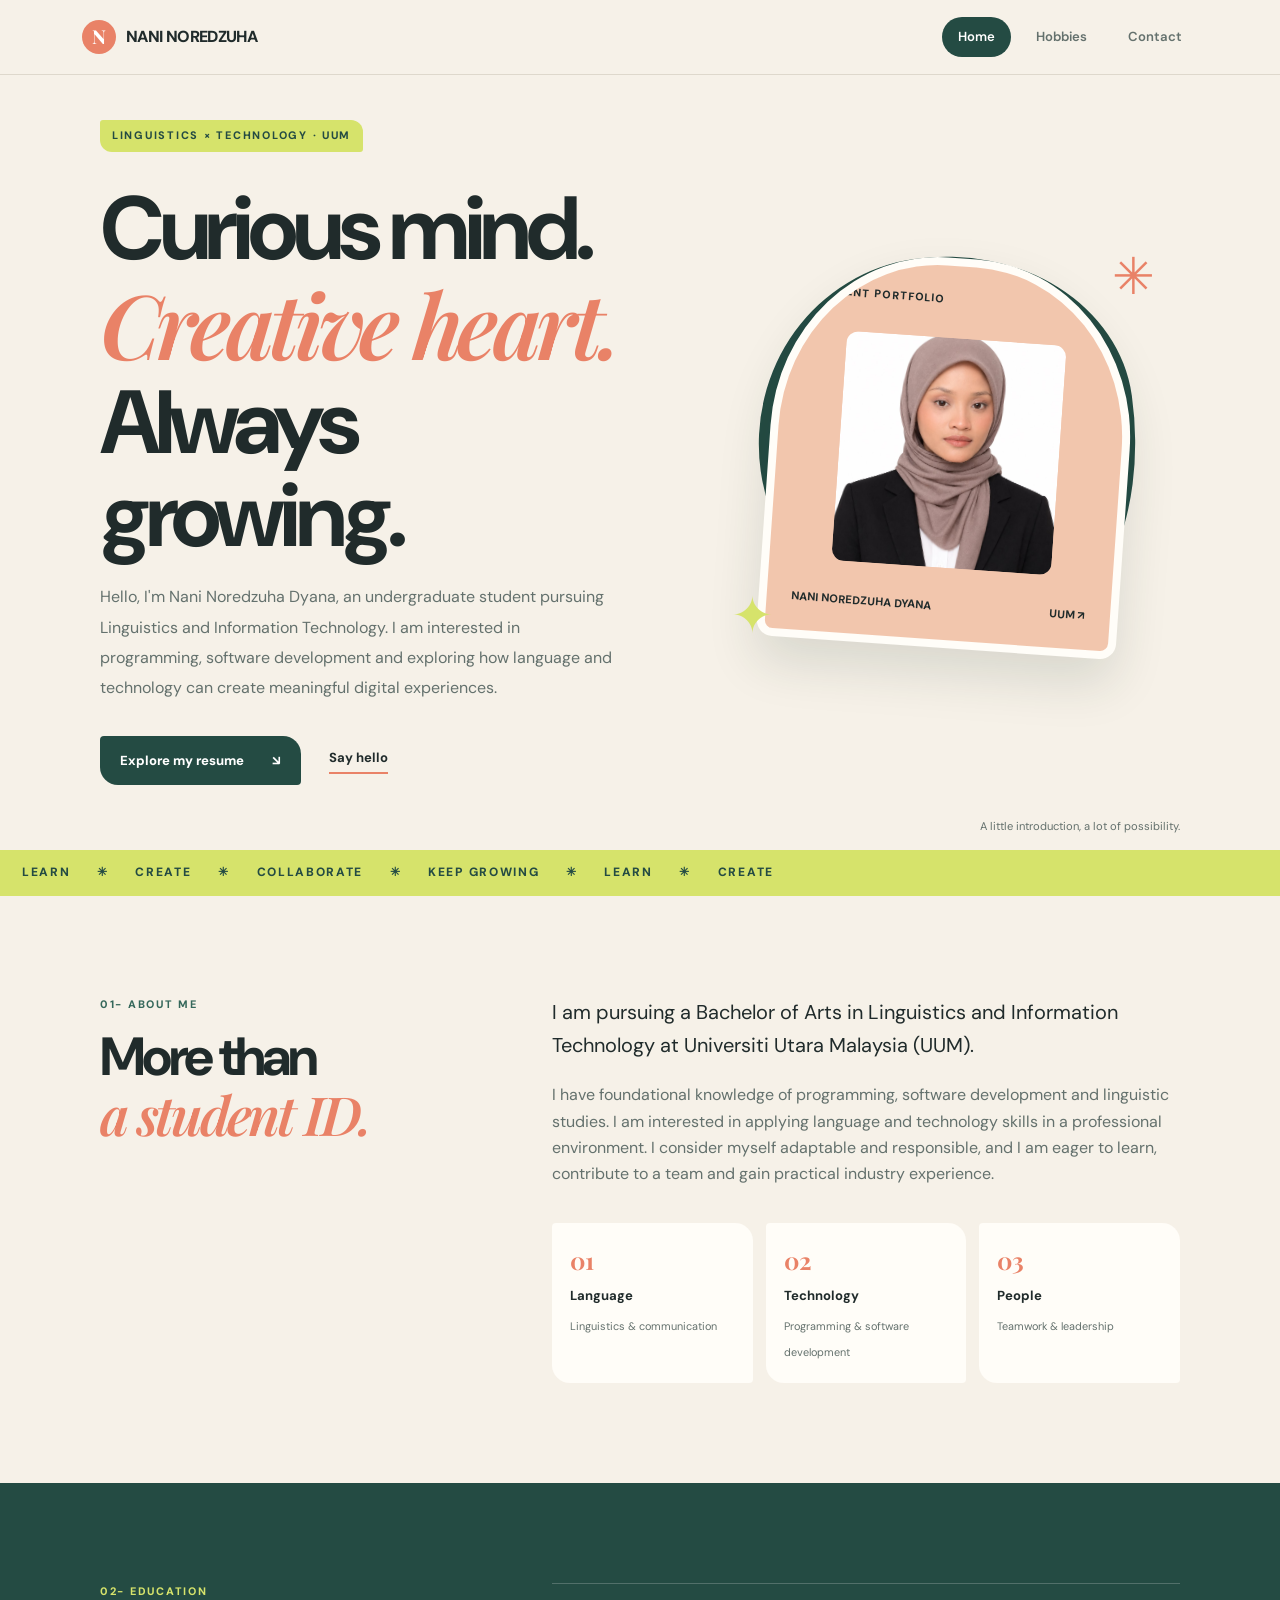
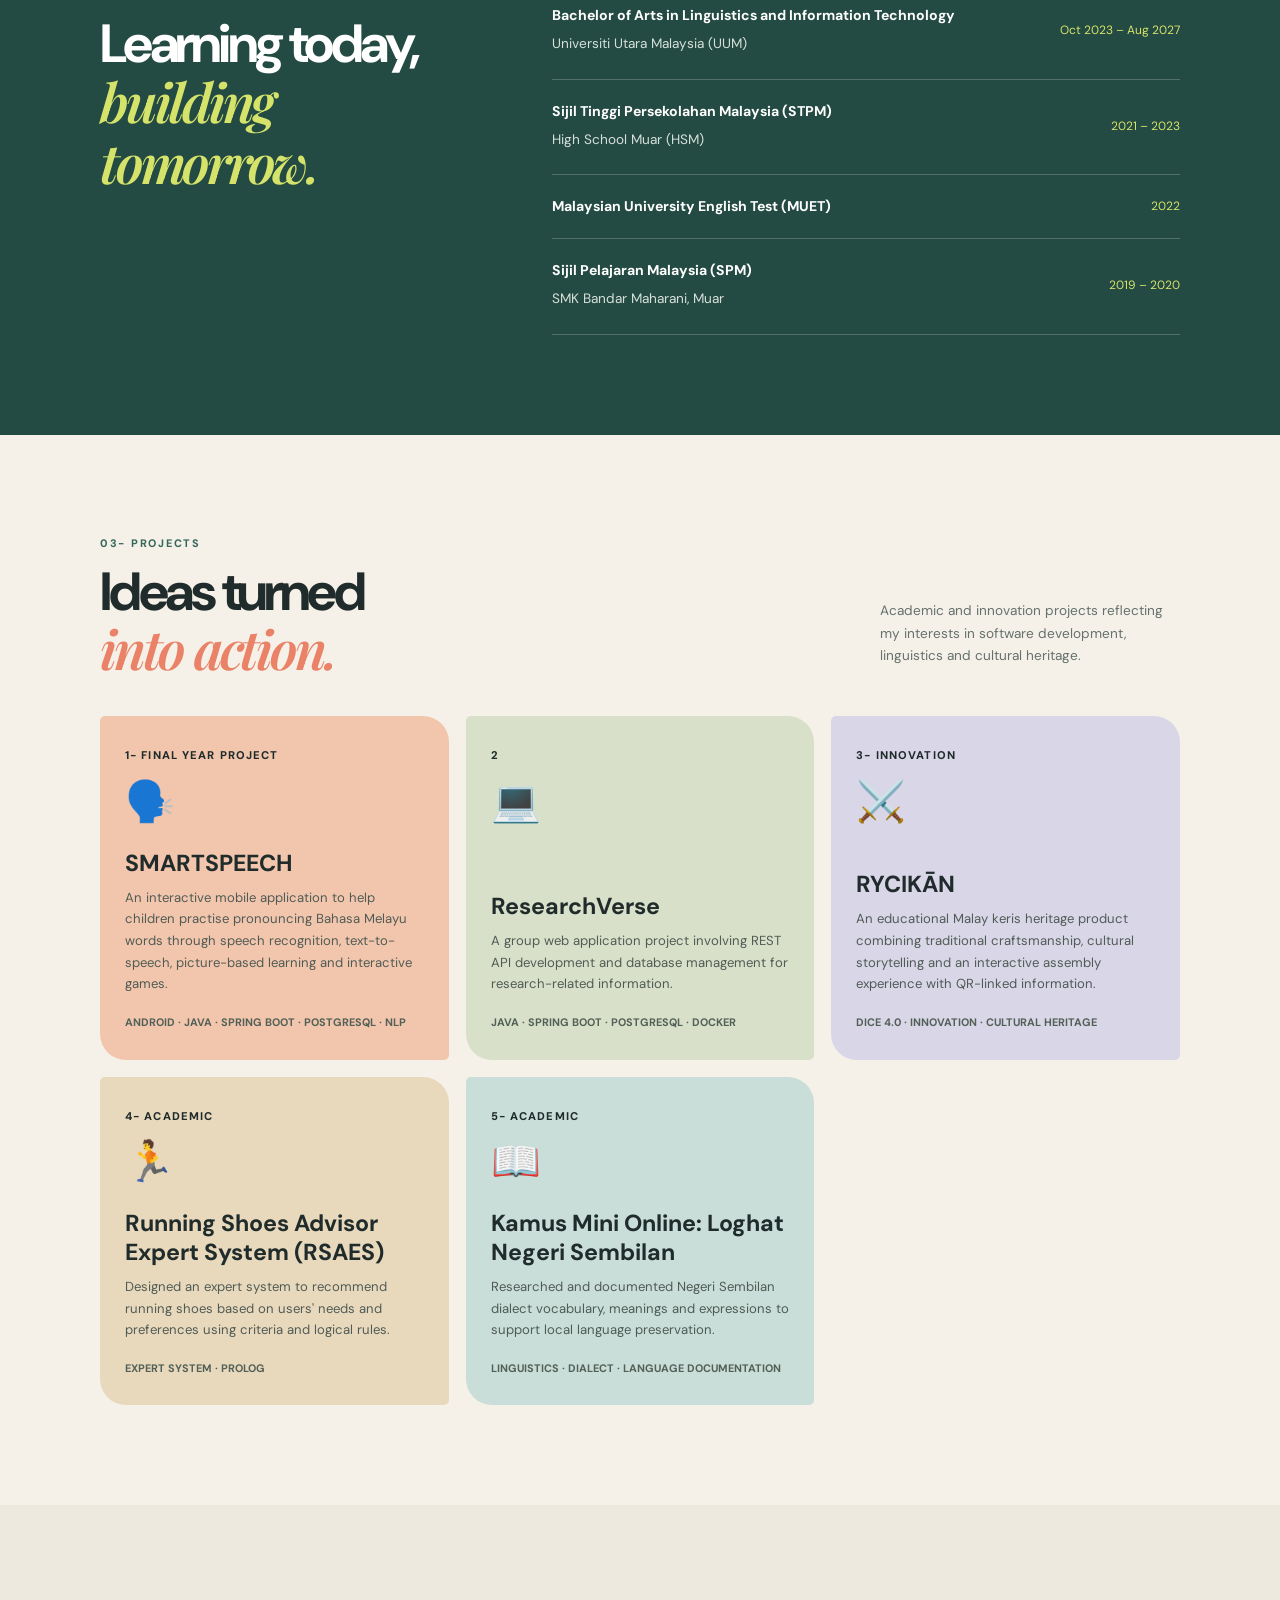
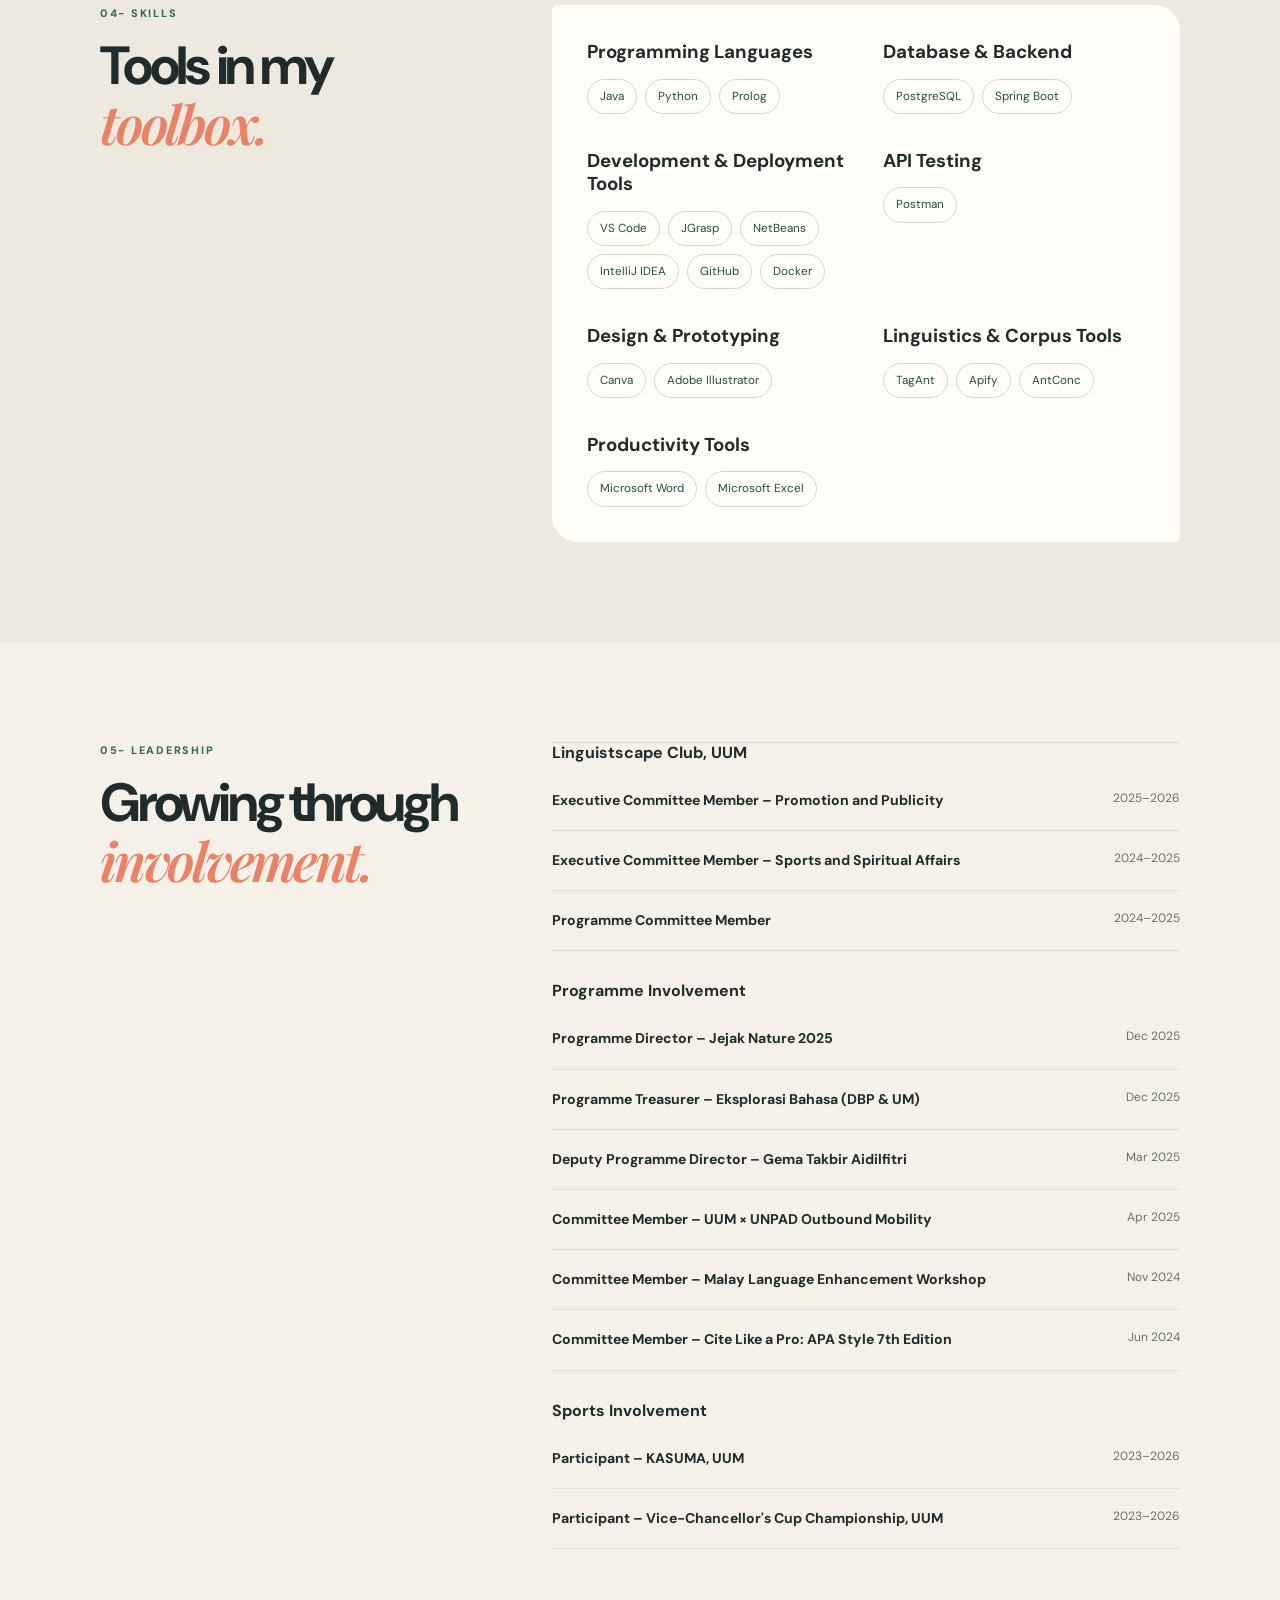
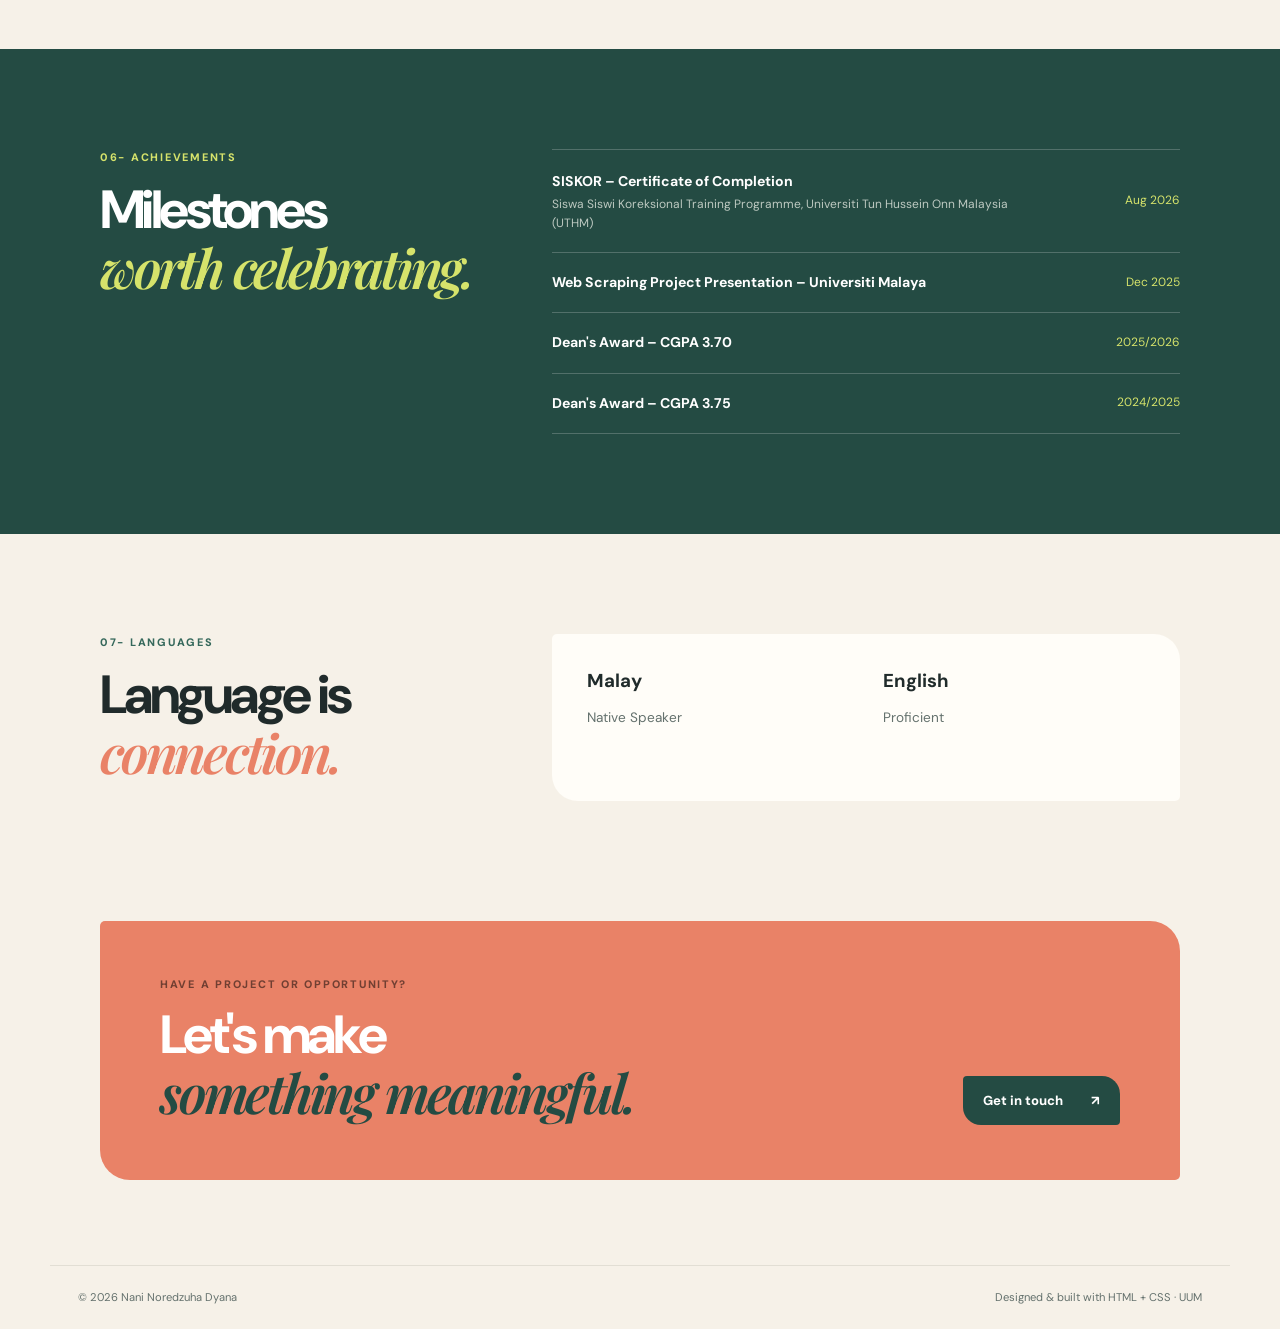
<file: index.html>
<!DOCTYPE html>
<html lang="en">
<head>
  <meta charset="UTF-8">
  <meta name="viewport" content="width=device-width, initial-scale=1.0">
  <meta name="description" content="Personal resume and portfolio of Nani Noredzuha Dyana.">
  <title>Nani Noredzuha Dyana | Personal Portfolio</title>
  <link rel="stylesheet" href="style.css">
</head>

<body>

<header class="site-header">
  <div class="header-inner">
    <a class="brand" href="index.html">
      <span class="brand-mark">N</span> NANI NOREDZUHA
    </a>

    <nav>
      <a class="active" href="index.html">Home</a>
      <a href="hobbies.html">Hobbies</a>
      <a href="contact.html">Contact</a>
    </nav>
  </div>
</header>

<main>

  <!-- HERO SECTION -->
  <section class="hero wrap">

    <div class="hero-copy">
      <p class="eyebrow">LINGUISTICS × TECHNOLOGY · UUM</p>

      <h1>
        Curious mind.<br>
        <em>Creative heart.</em><br>
        Always growing.
      </h1>

      <p class="intro">
        Hello, I'm Nani Noredzuha Dyana, an undergraduate student
        pursuing Linguistics and Information Technology. I am
        interested in programming, software development and
        exploring how language and technology can create
        meaningful digital experiences.
      </p>

      <div class="hero-actions">
        <a class="button button-dark" href="#about">
          Explore my resume <span>↘</span>
        </a>
        <a class="text-link" href="contact.html">Say hello</a>
      </div>
    </div>

    <div class="visual-wrap">
      <div class="visual-bg"></div>

      <div class="visual-card profile-card">
        <div class="visual-top">
          <span>STUDENT PORTFOLIO</span>
          <span>2026</span>
        </div>

        <img src="images/profile.jpg"
             alt="Nani Noredzuha Dyana"
             class="profile-photo">

        <div class="visual-bottom">
          <span>NANI NOREDZUHA DYANA</span>
          <span>UUM ↗</span>
        </div>
      </div>

      <span class="spark one">✳</span>
      <span class="spark two">✦</span>
    </div>

    <span class="hero-note">
            A little introduction, a lot of possibility.
        </span>

  </section>

  <div class="marquee">
    <span>LEARN</span> ✳
    <span>CREATE</span> ✳
    <span>COLLABORATE</span> ✳
    <span>KEEP GROWING</span> ✳
    <span>LEARN</span> ✳
    <span>CREATE</span>
  </div>

  <!-- ABOUT ME -->
  <section class="section wrap section-grid" id="about">

    <div class="section-heading">
      <p class="eyebrow">01- ABOUT ME</p>
      <h2>More than<br><em>a student ID.</em></h2>
    </div>

    <div>
      <p class="lead">
        I am pursuing a Bachelor of Arts in Linguistics and
        Information Technology at Universiti Utara Malaysia (UUM).
      </p>

      <p class="muted">
        I have foundational knowledge of programming, software
        development and linguistic studies. I am interested in
        applying language and technology skills in a professional
        environment. I consider myself adaptable and responsible,
        and I am eager to learn, contribute to a team and gain
        practical industry experience.
      </p>

      <div class="facts">
        <div class="fact">
          <b>01</b>
          <strong>Language</strong>
          <small>Linguistics & communication</small>
        </div>

        <div class="fact">
          <b>02</b>
          <strong>Technology</strong>
          <small>Programming & software development</small>
        </div>

        <div class="fact">
          <b>03</b>
          <strong>People</strong>
          <small>Teamwork & leadership</small>
        </div>
      </div>
    </div>
  </section>

  <!-- EDUCATION -->
  <section class="section green-section">
    <div class="wrap section-grid">

      <div class="section-heading">
        <p class="eyebrow">02- EDUCATION</p>
        <h2>Learning today,<br><em>building tomorrow.</em></h2>
      </div>

      <div class="involvement-list">

        <div class="involvement-item">
          <div>
            <strong>Bachelor of Arts in Linguistics and Information Technology</strong>
            <p>Universiti Utara Malaysia (UUM)</p>
          </div>
          <span>Oct 2023 – Aug 2027</span>
        </div>

        <div class="involvement-item">
          <div>
            <strong>Sijil Tinggi Persekolahan Malaysia (STPM)</strong>
            <p>High School Muar (HSM)</p>
          </div>
          <span>2021 – 2023</span>
        </div>

        <div class="involvement-item">
          <div>
            <strong>Malaysian University English Test (MUET)</strong>
          </div>
          <span>2022</span>
        </div>

        <div class="involvement-item">
          <div>
            <strong>Sijil Pelajaran Malaysia (SPM)</strong>
            <p>SMK Bandar Maharani, Muar</p>
          </div>
          <span>2019 – 2020</span>
        </div>

      </div>
    </div>
  </section>

  <!-- ACADEMIC AND INNOVATION PROJECTS -->
  <section class="section wrap">

    <div class="section-title-row">
      <div>
        <p class="eyebrow">03- PROJECTS</p>
        <h2>Ideas turned<br><em>into action.</em></h2>
      </div>

      <p>
        Academic and innovation projects reflecting my interests
        in software development, linguistics and cultural heritage.
      </p>
    </div>

    <div class="project-grid">

      <article class="project-card">
        <div>
          <span class="project-no">1- FINAL YEAR PROJECT</span>
          <div class="project-icon">🗣️</div>
        </div>
        <div>
          <h3>SMARTSPEECH</h3>
          <p>
            An interactive mobile application to help children
            practise pronouncing Bahasa Melayu words through
            speech recognition, text-to-speech, picture-based
            learning and interactive games.
          </p>
          <small>ANDROID · JAVA · SPRING BOOT · POSTGRESQL · NLP</small>
        </div>
      </article>

      <article class="project-card">
        <div>
          <span class="project-no">2</span>
          <div class="project-icon">💻</div>
        </div>
        <div>
          <h3>ResearchVerse</h3>
          <p>
            A group web application project involving REST API
            development and database management for
            research-related information.
          </p>
          <small>JAVA · SPRING BOOT · POSTGRESQL · DOCKER</small>
        </div>
      </article>

      <article class="project-card">
        <div>
          <span class="project-no">3- INNOVATION</span>
          <div class="project-icon">⚔️</div>
        </div>
        <div>
          <h3>RYCIKĀN</h3>
          <p>
            An educational Malay keris heritage product
            combining traditional craftsmanship, cultural
            storytelling and an interactive assembly
            experience with QR-linked information.
          </p>
          <small>DICE 4.0 · INNOVATION · CULTURAL HERITAGE</small>
        </div>
      </article>

      <article class="project-card">
        <div>
          <span class="project-no">4- ACADEMIC</span>
          <div class="project-icon">🏃</div>
        </div>
        <div>
          <h3>Running Shoes Advisor Expert System (RSAES)</h3>
          <p>
            Designed an expert system to recommend running
            shoes based on users' needs and preferences
            using criteria and logical rules.
          </p>
          <small>EXPERT SYSTEM · PROLOG</small>
        </div>
      </article>

      <article class="project-card">
        <div>
          <span class="project-no">5- ACADEMIC</span>
          <div class="project-icon">📖</div>
        </div>
        <div>
          <h3>Kamus Mini Online: Loghat Negeri Sembilan</h3>
          <p>
            Researched and documented Negeri Sembilan dialect
            vocabulary, meanings and expressions to support
            local language preservation.
          </p>
          <small>LINGUISTICS · DIALECT · LANGUAGE DOCUMENTATION</small>
        </div>
      </article>

    </div>
  </section>

  <!-- SKILLS -->
  <section class="section" style="background:#eee9df">
    <div class="wrap section-grid">

      <div class="section-heading">
        <p class="eyebrow">04- SKILLS</p>
        <h2>Tools in my<br><em>toolbox.</em></h2>
      </div>

      <div class="skills-panel">

        <div>
          <h3>Programming Languages</h3>
          <div class="tags">
            <span>Java</span>
            <span>Python</span>
            <span>Prolog</span>
          </div>
        </div>

        <div>
          <h3>Database & Backend</h3>
          <div class="tags">
            <span>PostgreSQL</span>
            <span>Spring Boot</span>
          </div>
        </div>

        <div>
          <h3>Development & Deployment Tools</h3>
          <div class="tags">
            <span>VS Code</span>
            <span>JGrasp</span>
            <span>NetBeans</span>
            <span>IntelliJ IDEA</span>
            <span>GitHub</span>
            <span>Docker</span>
          </div>
        </div>

        <div>
          <h3>API Testing</h3>
          <div class="tags">
            <span>Postman</span>
          </div>
        </div>

        <div>
          <h3>Design & Prototyping</h3>
          <div class="tags">
            <span>Canva</span>
            <span>Adobe Illustrator</span>
          </div>
        </div>

        <div>
          <h3>Linguistics & Corpus Tools</h3>
          <div class="tags">
            <span>TagAnt</span>
            <span>Apify</span>
            <span>AntConc</span>
          </div>
        </div>

        <div>
          <h3>Productivity Tools</h3>
          <div class="tags">
            <span>Microsoft Word</span>
            <span>Microsoft Excel</span>
          </div>
        </div>

      </div>
    </div>
  </section>

  <!-- LEADERSHIP AND ORGANISATIONAL INVOLVEMENT -->
  <section class="section wrap section-grid">

    <div class="section-heading">
      <p class="eyebrow">05- LEADERSHIP</p>
      <h2>Growing through<br><em>involvement.</em></h2>
    </div>

    <div class="involvement-list">

      <h3>Linguistscape Club, UUM</h3>

      <div class="involvement-item">
        <strong>Executive Committee Member – Promotion and Publicity</strong>
        <span>2025–2026</span>
      </div>

      <div class="involvement-item">
        <strong>Executive Committee Member – Sports and Spiritual Affairs</strong>
        <span>2024–2025</span>
      </div>

      <div class="involvement-item">
        <strong>Programme Committee Member</strong>
        <span>2024–2025</span>
      </div>

      <h3 style="margin-top:30px;">Programme Involvement</h3>

      <div class="involvement-item">
        <strong>Programme Director – Jejak Nature 2025</strong>
        <span>Dec 2025</span>
      </div>

      <div class="involvement-item">
        <strong>Programme Treasurer – Eksplorasi Bahasa (DBP & UM)</strong>
        <span>Dec 2025</span>
      </div>

      <div class="involvement-item">
        <strong>Deputy Programme Director – Gema Takbir Aidilfitri</strong>
        <span>Mar 2025</span>
      </div>

      <div class="involvement-item">
        <strong>Committee Member – UUM × UNPAD Outbound Mobility</strong>
        <span>Apr 2025</span>
      </div>

      <div class="involvement-item">
        <strong>Committee Member – Malay Language Enhancement Workshop</strong>
        <span>Nov 2024</span>
      </div>

      <div class="involvement-item">
        <strong>Committee Member – Cite Like a Pro: APA Style 7th Edition</strong>
        <span>Jun 2024</span>
      </div>

      <h3 style="margin-top:30px;">Sports Involvement</h3>

      <div class="involvement-item">
        <strong>Participant – KASUMA, UUM</strong>
        <span>2023–2026</span>
      </div>

      <div class="involvement-item">
        <strong>Participant – Vice-Chancellor's Cup Championship, UUM</strong>
        <span>2023–2026</span>
      </div>

    </div>
  </section>

  <!-- ACHIEVEMENTS -->
  <section class="section green-section">
    <div class="wrap section-grid">

      <div class="section-heading">
        <p class="eyebrow">06- ACHIEVEMENTS</p>
        <h2>Milestones<br><em>worth celebrating.</em></h2>
      </div>

      <div class="involvement-list">

        <div class="involvement-item">
          <div>
            <strong>SISKOR – Certificate of Completion</strong>
            <small>
              Siswa Siswi Koreksional Training Programme,
              Universiti Tun Hussein Onn Malaysia (UTHM)
            </small>
          </div>
          <span>Aug 2026</span>
        </div>

        <div class="involvement-item">
          <strong>Web Scraping Project Presentation – Universiti Malaya</strong>
          <span>Dec 2025</span>
        </div>

        <div class="involvement-item">
          <strong>Dean's Award – CGPA 3.70</strong>
          <span>2025/2026</span>
        </div>

        <div class="involvement-item">
          <strong>Dean's Award – CGPA 3.75</strong>
          <span>2024/2025</span>
        </div>

      </div>
    </div>
  </section>

  <!-- LANGUAGES -->
  <section class="section wrap section-grid">

    <div class="section-heading">
      <p class="eyebrow">07- LANGUAGES</p>
      <h2>Language is<br><em>connection.</em></h2>
    </div>

    <div class="skills-panel">

      <div>
        <h3>Malay</h3>
        <p>Native Speaker</p>
      </div>

      <div>
        <h3>English</h3>
        <p>Proficient</p>
      </div>

    </div>
  </section>

  <!-- CONTACT CTA -->
  <section class="cta wrap">

    <div>
      <p class="eyebrow">HAVE A PROJECT OR OPPORTUNITY?</p>
      <h2>Let's make<br><em>something meaningful.</em></h2>
    </div>

    <a class="button button-dark" href="contact.html">
      Get in touch <span>↗</span>
    </a>

  </section>

</main>

<footer class="site-footer">
  <span>© 2026 Nani Noredzuha Dyana</span>
  <span>Designed & built with HTML + CSS · UUM</span>
</footer>

</body>
</html>
</file>
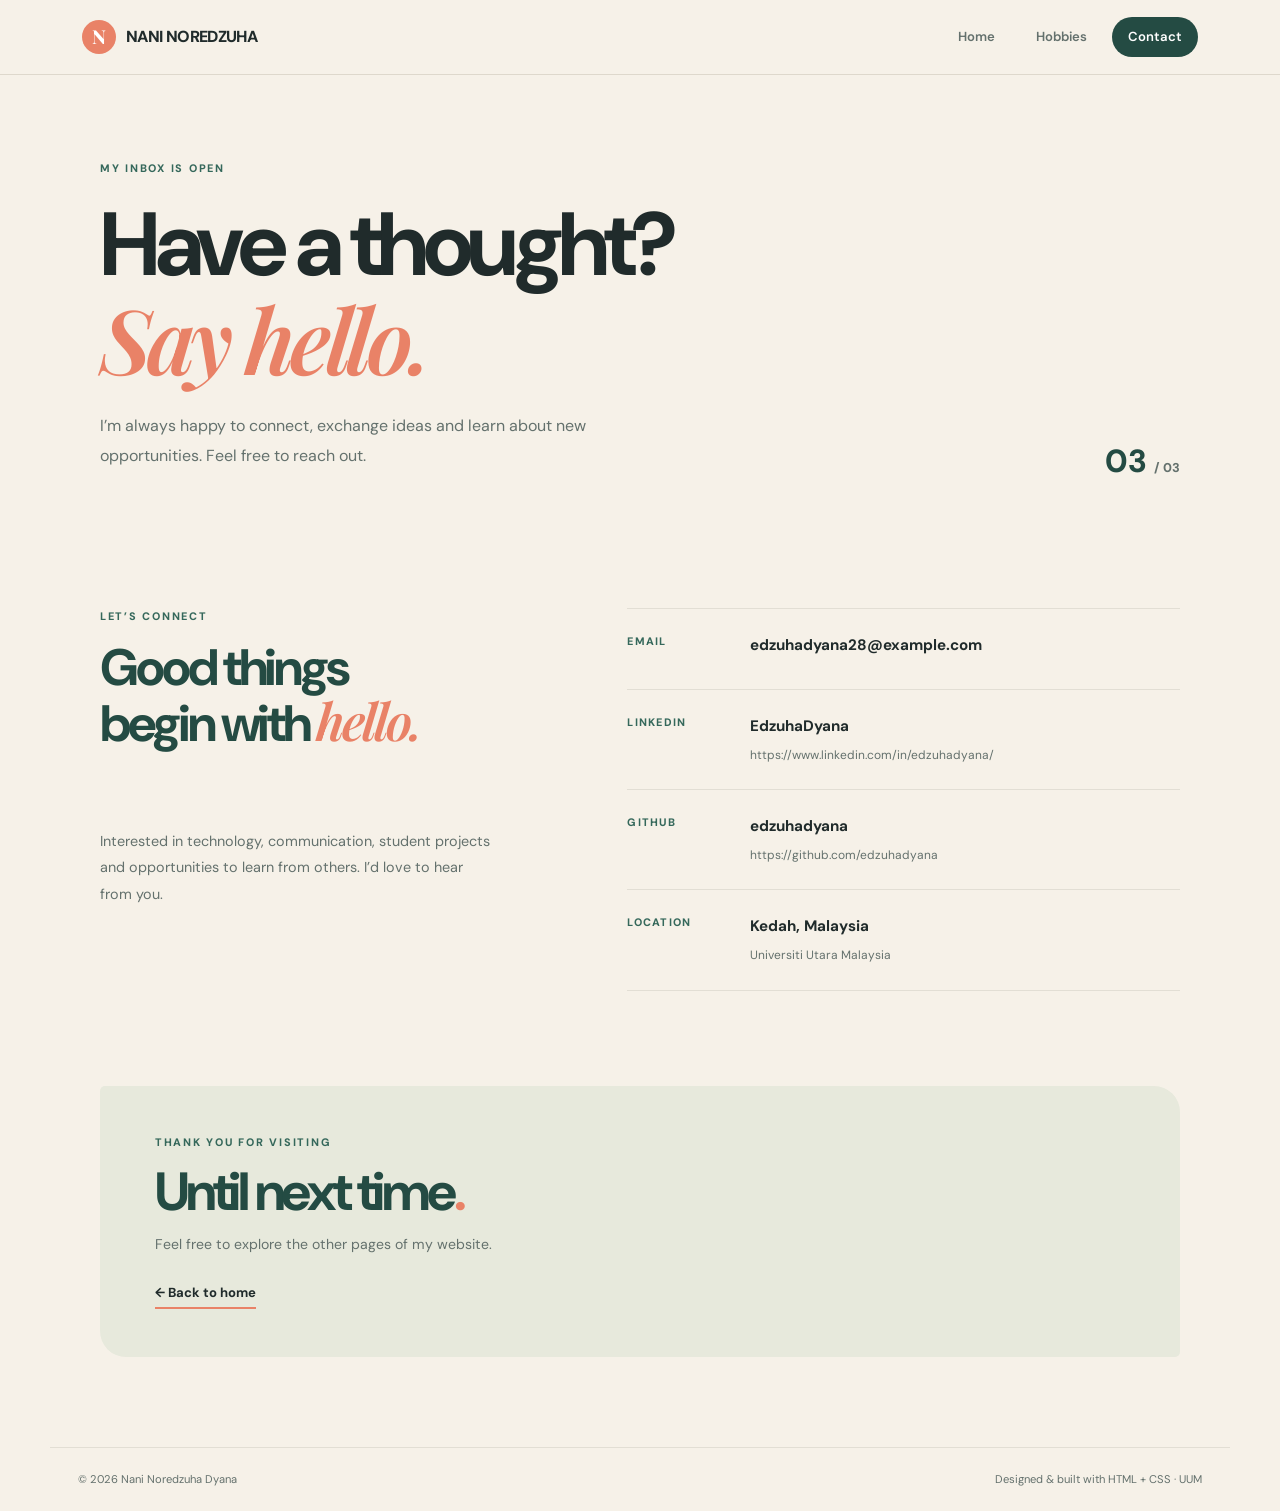
<file: contact.html>
<!DOCTYPE html>
<html lang="en">
<head><meta charset="UTF-8"><meta name="viewport" content="width=device-width, initial-scale=1.0"><title>Nani Noredzuha Dyana | Contact</title><link rel="stylesheet" href="style.css"></head>
<body>
<header class="site-header"><div class="header-inner"><a class="brand" href="index.html"><span class="brand-mark">N</span> NANI NOREDZUHA</a><nav><a href="index.html">Home</a><a href="hobbies.html">Hobbies</a><a class="active" href="contact.html">Contact</a></nav></div></header>
<main>
  <section class="page-hero wrap"><p class="eyebrow">MY INBOX IS OPEN</p><h1>Have a thought?<br><em>Say hello.</em></h1><p class="intro">I’m always happy to connect, exchange ideas and learn about new opportunities. Feel free to reach out.</p><span class="page-index">03 <small>/ 03</small></span></section>
  <section class="contact-layout wrap">
    <div class="contact-intro"><div><p class="eyebrow">LET’S CONNECT</p><h2>Good things<br>begin with <em>hello.</em></h2></div><p>Interested in technology, communication, student projects and opportunities to learn from others. I’d love to hear from you.</p></div>
    <div class="contact-details">
      <div class="contact-row"><span>EMAIL</span><div><strong>edzuhadyana28@example.com</strong><small></small></div></div>
      <div class="contact-row"><span>LINKEDIN</span><div><strong>EdzuhaDyana</strong><small>https://www.linkedin.com/in/edzuhadyana/</small></div></div>
      <div class="contact-row"><span>GITHUB</span><div><strong>edzuhadyana</strong><small>https://github.com/edzuhadyana</small></div></div>
      <div class="contact-row"><span>LOCATION</span><div><strong>Kedah, Malaysia</strong><small>Universiti Utara Malaysia</small></div></div>
    </div>
  </section>
  <section class="contact-note wrap"><p class="eyebrow">THANK YOU FOR VISITING</p><h2>Until next time<span style="color:var(--coral)">.</span></h2><p>Feel free to explore the other pages of my website.</p><a class="text-link" href="index.html">← Back to home</a></section>
</main><footer class="site-footer"><span>© 2026 Nani Noredzuha Dyana</span><span>Designed & built with HTML + CSS · UUM</span></footer>
</body></html>
</file>
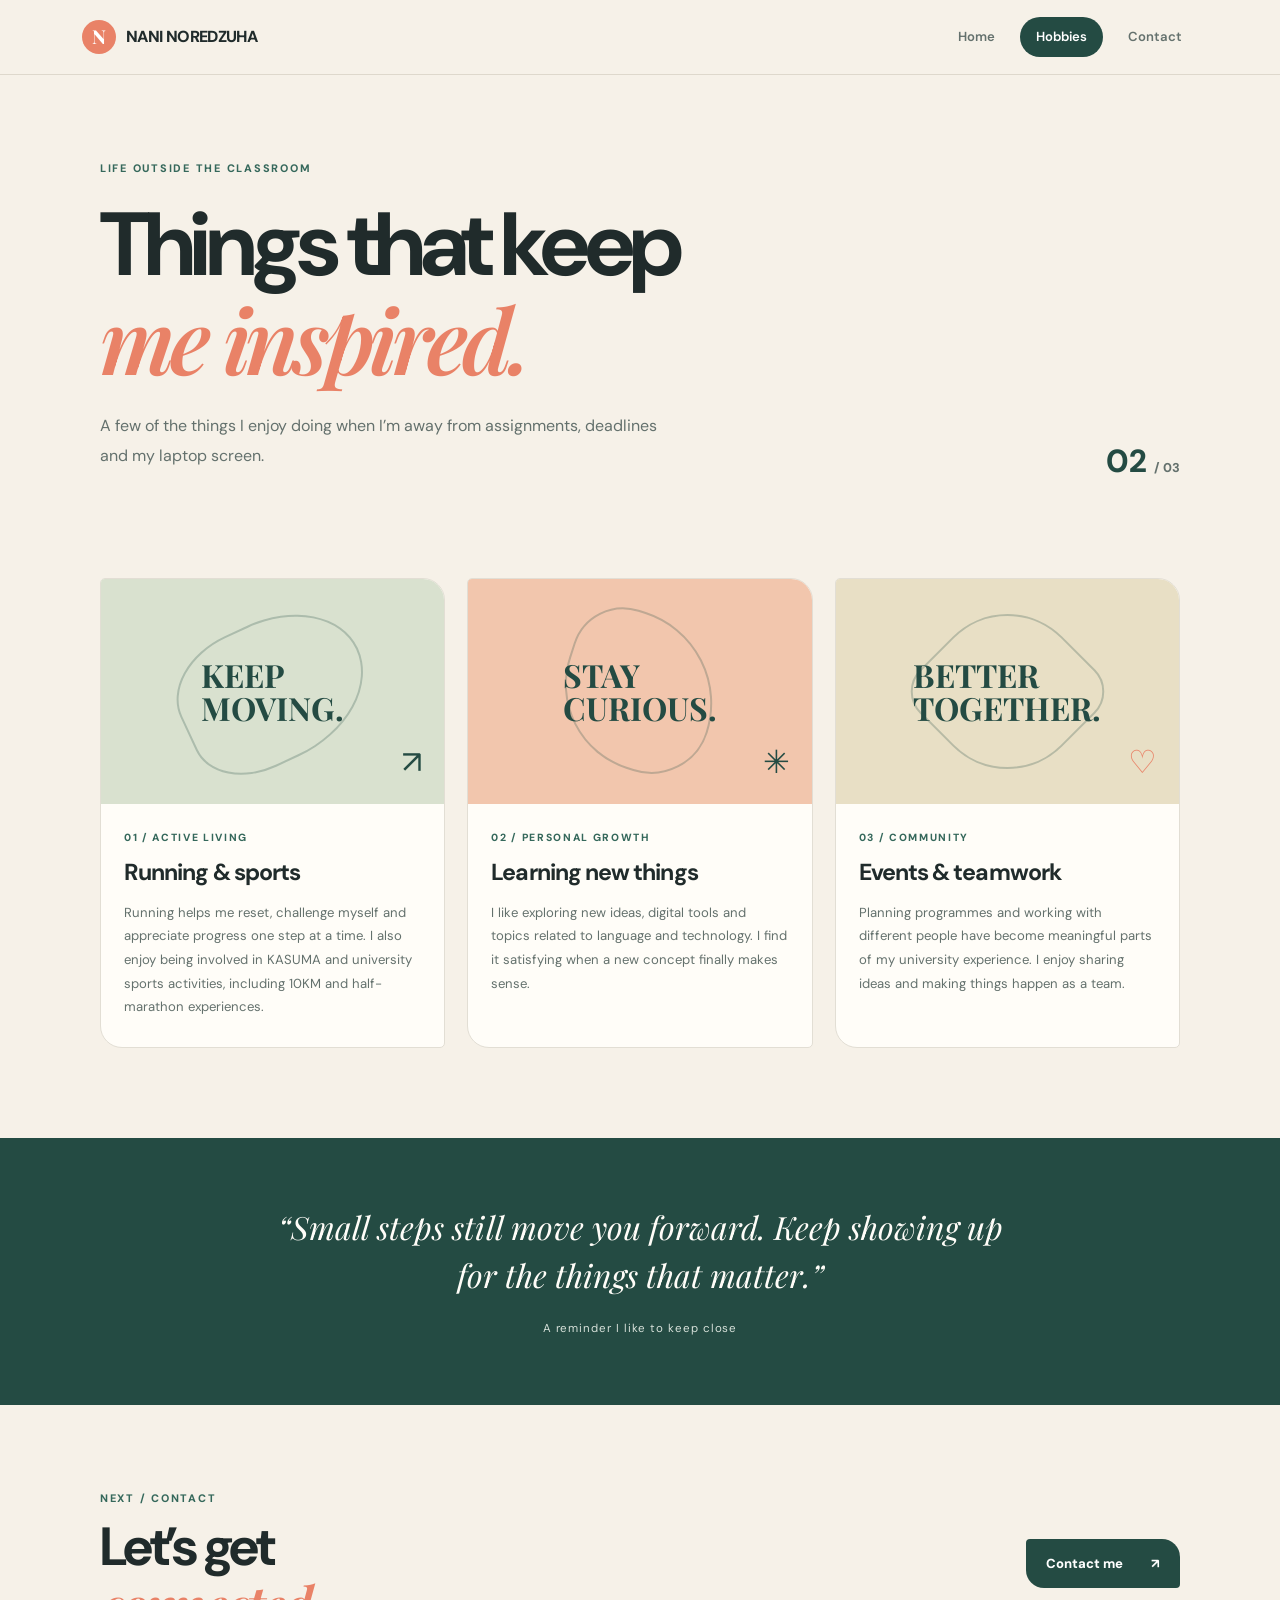
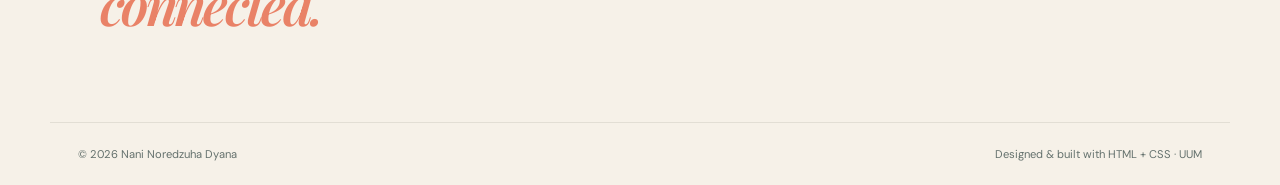
<file: hobbies.html>
<!DOCTYPE html>
<html lang="en">
<head><meta charset="UTF-8"><meta name="viewport" content="width=device-width, initial-scale=1.0"><title>Nani Noredzuha Dyana | Hobbies</title><link rel="stylesheet" href="style.css"></head>
<body>
<header class="site-header"><div class="header-inner"><a class="brand" href="index.html"><span class="brand-mark">N</span> NANI NOREDZUHA</a><nav><a href="index.html">Home</a><a class="active" href="hobbies.html">Hobbies</a><a href="contact.html">Contact</a></nav></div></header>
<main>
  <section class="page-hero wrap"><p class="eyebrow">LIFE OUTSIDE THE CLASSROOM</p><h1>Things that keep<br><em>me inspired.</em></h1><p class="intro">A few of the things I enjoy doing when I’m away from assignments, deadlines and my laptop screen.</p><span class="page-index">02 <small>/ 03</small></span></section>
  <section class="hobby-grid wrap">
    <article class="hobby-card"><div class="hobby-art art-running"><div class="art-shape"></div><span class="art-word">KEEP<br>MOVING.</span><span class="art-symbol">↗</span></div><div class="hobby-content"><p class="eyebrow">01 / ACTIVE LIVING</p><h2>Running & sports</h2><p>Running helps me reset, challenge myself and appreciate progress one step at a time. I also enjoy being involved in KASUMA and university sports activities, including 10KM and half-marathon experiences.</p></div></article>
    <article class="hobby-card"><div class="hobby-art art-learning"><div class="art-shape"></div><span class="art-word">STAY<br>CURIOUS.</span><span class="art-symbol">✳</span></div><div class="hobby-content"><p class="eyebrow">02 / PERSONAL GROWTH</p><h2>Learning new things</h2><p>I like exploring new ideas, digital tools and topics related to language and technology. I find it satisfying when a new concept finally makes sense.</p></div></article>
    <article class="hobby-card"><div class="hobby-art art-community"><div class="art-shape"></div><span class="art-word">BETTER<br>TOGETHER.</span><span class="art-symbol" style="color:#e98267">♡</span></div><div class="hobby-content"><p class="eyebrow">03 / COMMUNITY</p><h2>Events & teamwork</h2><p>Planning programmes and working with different people have become meaningful parts of my university experience. I enjoy sharing ideas and making things happen as a team.</p></div></article>
  </section>
  <section class="quote-band"><p>“Small steps still move you forward. Keep showing up for the things that matter.”</p><span>A reminder I like to keep close</span></section>
  <section class="next-page wrap"><div><p class="eyebrow">NEXT / CONTACT</p><h2>Let’s get<br><em>connected.</em></h2></div><a class="button button-dark" href="contact.html">Contact me <span>↗</span></a></section>
</main><footer class="site-footer"><span>© 2026 Nani Noredzuha Dyana</span><span>Designed & built with HTML + CSS · UUM</span></footer>
</body></html>
</file>
<file: style.css>
@import url('https://fonts.googleapis.com/css2?family=DM+Sans:wght@400;500;600;700;800&family=Playfair+Display:ital,wght@0,600;0,700;1,600;1,700&display=swap');

/* =========================
   GENERAL SETTINGS
========================= */

:root {
  --ink: #202b2b;
  --muted: #64716d;
  --cream: #f6f1e8;
  --paper: #fffdf8;
  --green: #244b43;
  --green-2: #35685b;
  --lime: #d6e36b;
  --coral: #e98267;
  --peach: #f2c6ad;
  --line: #e2ded4;
}

* {
  box-sizing: border-box;
}

html {
  scroll-behavior: smooth;
}

body {
  margin: 0;
  background: var(--cream);
  color: var(--ink);
  font-family: 'DM Sans', sans-serif;
  line-height: 1.65;
}

a {
  color: inherit;
  text-decoration: none;
}

h1, h2, h3, p {
  margin-top: 0;
}

h1, h2 {
  letter-spacing: -.06em;
  line-height: 1.04;
}

h1 {
  font-size: clamp(3.4rem, 7vw, 6.7rem);
  margin: 20px 0;
}

h2 {
  font-size: clamp(2.3rem, 4.2vw, 3.8rem);
}

h3 {
  line-height: 1.25;
}

h1 em,
h2 em {
  color: var(--coral);
  font-family: 'Playfair Display', serif;
  font-weight: 600;
}

.wrap {
  width: min(1080px, calc(100% - 56px));
  margin-inline: auto;
}

.eyebrow {
  font-size: .68rem;
  font-weight: 800;
  letter-spacing: .16em;
  text-transform: uppercase;
  color: var(--green-2);
}

/* =========================
   HEADER AND NAVIGATION
========================= */

.site-header {
  position: sticky;
  top: 0;
  z-index: 10;
  background: rgba(246,241,232,.94);
  backdrop-filter: blur(12px);
  border-bottom: 1px solid #ded8cc;
}

.header-inner {
  max-width: 1180px;
  margin: auto;
  padding: 17px 32px;
  display: flex;
  align-items: center;
  justify-content: space-between;
}

.brand {
  display: flex;
  align-items: center;
  gap: 10px;
  font-size: 1rem;
  font-weight: 800;
  letter-spacing: -.04em;
}

.brand-mark {
  width: 34px;
  height: 34px;
  display: grid;
  place-items: center;
  border-radius: 50%;
  background: var(--coral);
  color: white;
  font-family: 'Playfair Display', serif;
  font-size: 1.2rem;
}

nav {
  display: flex;
  align-items: center;
  gap: 9px;
}

nav a {
  padding: 9px 16px;
  border-radius: 30px;
  color: var(--muted);
  font-size: .82rem;
  font-weight: 600;
  transition: .2s;
}

nav a:hover,
nav a.active {
  background: var(--green);
  color: white;
}

/* =========================
   HERO SECTION
========================= */

.hero {
  display: grid;
  grid-template-columns: 1.1fr .9fr;
  align-items: center;
  gap: 55px;
  min-height: 650px;
  padding-top: 45px;
  padding-bottom: 65px;
  position: relative;
}

.hero-copy {
  position: relative;
  z-index: 1;
}

.hero-copy .eyebrow {
  display: inline-block;
  background: var(--lime);
  color: var(--green);
  padding: 7px 12px;
  border-radius: 3px 12px 3px 12px;
}

.intro {
  max-width: 520px;
  color: var(--muted);
  font-size: 1rem;
  line-height: 1.9;
}

.hero-actions {
  display: flex;
  align-items: center;
  gap: 28px;
  margin-top: 32px;
}

/* Buttons */

.button {
  display: inline-flex;
  align-items: center;
  gap: 28px;
  padding: 14px 20px;
  border-radius: 4px 18px 4px 18px;
  font-size: .82rem;
  font-weight: 800;
  transition: transform .2s, box-shadow .2s;
}

.button:hover {
  transform: translateY(-3px);
  box-shadow: 0 10px 22px #1b332522;
}

.button-dark {
  background: var(--green);
  color: white;
}

.button-coral {
  background: var(--coral);
  color: white;
}

.text-link {
  font-size: .82rem;
  font-weight: 700;
  border-bottom: 2px solid var(--coral);
  padding-bottom: 4px;
}

/* Profile image */

.visual-wrap {
  position: relative;
  min-height: 480px;
  display: grid;
  place-items: center;
}

.visual-bg {
  position: absolute;
  width: 82%;
  height: 82%;
  background: var(--green);
  border-radius: 48% 52% 40% 60% / 48% 42% 58% 52%;
  transform: rotate(-8deg);
}

.visual-card {
  position: relative;
  width: 78%;
  min-height: 390px;
  padding: 25px;
  background: var(--peach);
  border: 8px solid var(--paper);
  border-radius: 46% 46% 16px 16px;
  display: flex;
  flex-direction: column;
  justify-content: space-between;
  box-shadow: 0 25px 50px #1b332522;
  transform: rotate(4deg);
}

.profile-card {
  overflow: hidden;
}

.profile-photo {
  display: block;
  width: 75%;
  height: 230px;
  object-fit: cover;
  object-position: center;
  border-radius: 12px;
  margin: 15px auto;
}

.visual-top {
  display: flex;
  justify-content: space-between;
  font-size: .68rem;
  font-weight: 800;
  letter-spacing: .1em;
}

.visual-bottom {
  display: flex;
  justify-content: space-between;
  align-items: end;
  font-size: .7rem;
  font-weight: 700;
}

.spark {
  position: absolute;
  color: var(--coral);
  font-size: 3.2rem;
}

.spark.one {
  top: 22px;
  right: 25px;
}

.spark.two {
  bottom: 34px;
  left: 12px;
  color: var(--lime);
}

.hero-note {
  position: absolute;
  bottom: 15px;
  right: 0;
  color: var(--muted);
  font-size: .7rem;
}

/* =========================
   MARQUEE
========================= */

.marquee {
  background: var(--lime);
  color: var(--green);
  overflow: hidden;
  white-space: nowrap;
  padding: 13px 0;
  font-weight: 800;
  font-size: .75rem;
  letter-spacing: .14em;
}

.marquee span {
  margin: 0 22px;
}

/* =========================
   GENERAL SECTIONS
========================= */

.section {
  padding-top: 100px;
  padding-bottom: 100px;
}

.section-grid {
  display: grid;
  grid-template-columns: .75fr 1.25fr;
  gap: 75px;
}

.section-heading h2 {
  margin: 16px 0;
}

/* About Me */

.lead {
  font-size: 1.25rem;
  line-height: 1.65;
  max-width: 690px;
}

.muted {
  color: var(--muted);
}

.facts {
  display: grid;
  grid-template-columns: repeat(3,1fr);
  gap: 13px;
  margin-top: 35px;
}

.fact {
  background: var(--paper);
  padding: 18px;
  border-radius: 4px 18px 4px 18px;
  min-height: 125px;
}

.fact b {
  display: block;
  font-size: 1.5rem;
  color: var(--coral);
  font-family: 'Playfair Display', serif;
}

.fact strong {
  display: block;
  font-size: .82rem;
  margin: 5px 0;
}

.fact small {
  color: var(--muted);
  font-size: .68rem;
}

/* =========================
   EDUCATION AND ACHIEVEMENTS
========================= */

.green-section {
  background: var(--green);
  color: white;
}

.green-section .eyebrow {
  color: var(--lime);
}

.green-section h2 em {
  color: var(--lime);
}

.involvement-list {
  border-top: 1px solid var(--line);
}

.involvement-item {
  padding: 18px 0;
  display: flex;
  justify-content: space-between;
  gap: 20px;
  border-bottom: 1px solid var(--line);
}

.involvement-item strong {
  font-size: .88rem;
}

.involvement-item span {
  color: var(--muted);
  font-size: .75rem;
  text-align: right;
}

/* Education and Achievements on green background */

.green-section .involvement-list {
  border-top: 1px solid #ffffff35;
}

.green-section .involvement-item {
  align-items: center;
  border-bottom: 1px solid #ffffff35;
}

.green-section .involvement-item strong {
  color: white;
}

.green-section .involvement-item p {
  color: #d6e0d9;
  margin: 5px 0;
  font-size: .85rem;
}

.green-section .involvement-item small {
  display: block;
  color: #bdc9c1;
  font-size: .75rem;
}

.green-section .involvement-item span {
  color: var(--lime);
  font-size: .75rem;
  min-width: 125px;
}

/* =========================
   PROJECTS
========================= */

.section-title-row {
  display: flex;
  justify-content: space-between;
  align-items: end;
  gap: 20px;
  margin-bottom: 35px;
}

.section-title-row h2 {
  margin: 12px 0 0;
}

.section-title-row > p {
  color: var(--muted);
  max-width: 300px;
  font-size: .85rem;
}

.project-grid {
  display: grid;
  grid-template-columns: repeat(3,1fr);
  gap: 17px;
}

.project-card {
  min-height: 320px;
  padding: 25px;
  display: flex;
  flex-direction: column;
  justify-content: space-between;
  border-radius: 5px 26px 5px 26px;
  transition: transform .2s;
}

.project-card:hover {
  transform: translateY(-6px);
}

.project-card:nth-child(1) {
  background: var(--peach);
}

.project-card:nth-child(2) {
  background: #d9e0c9;
}

.project-card:nth-child(3) {
  background: #d9d6e8;
}

.project-card:nth-child(4) {
  background: #e8d9bd;
}

.project-card:nth-child(5) {
  background: #c9ded8;
}

.project-icon {
  font-size: 2.5rem;
}

.project-no {
  font-size: .7rem;
  font-weight: 800;
  letter-spacing: .1em;
}

.project-card h3 {
  font-size: 1.45rem;
  margin: 15px 0 9px;
}

.project-card p {
  color: #505b55;
  font-size: .82rem;
}

.project-card small {
  font-size: .68rem;
  font-weight: 700;
  color: #526057;
}

/* =========================
   SKILLS
========================= */

.skills-panel {
  background: var(--paper);
  padding: 35px;
  border-radius: 5px 26px 5px 26px;
  display: grid;
  grid-template-columns: 1fr 1fr;
  gap: 35px;
}

.skills-panel h3 {
  margin: 0 0 15px;
}

.skills-panel p {
  color: var(--muted);
  font-size: .85rem;
}

.tags {
  display: flex;
  flex-wrap: wrap;
  gap: 8px;
}

.tags span {
  border: 1px solid #d9d6cb;
  border-radius: 30px;
  padding: 7px 12px;
  font-size: .73rem;
  color: var(--green);
}

/* =========================
   LEADERSHIP
========================= */

.involvement-list h3 {
  font-size: 1rem;
  margin-bottom: 8px;
}

.involvement-list h3:not(:first-child) {
  margin-top: 30px;
}

/* =========================
   CONTACT CTA
========================= */

.cta {
  background: var(--coral);
  padding: 55px 60px;
  border-radius: 5px 30px 5px 30px;
  display: flex;
  align-items: end;
  justify-content: space-between;
  gap: 25px;
  margin-top: 20px;
  margin-bottom: 85px;
}

.cta .eyebrow {
  color: #713f32;
}

.cta h2 {
  margin: 15px 0 0;
  color: white;
}

.cta h2 em {
  color: var(--green);
}

/* =========================
   FOOTER
========================= */

.site-footer {
  max-width: 1180px;
  margin: auto;
  padding: 22px 28px;
  display: flex;
  justify-content: space-between;
  border-top: 1px solid var(--line);
  color: var(--muted);
  font-size: .7rem;
}

/* =========================
   RESPONSIVE DESIGN
========================= */

@media (max-width: 760px) {

  .header-inner {
    padding: 13px 18px;
  }

  .brand {
    font-size: .8rem;
  }

  nav {
    gap: 2px;
  }

  nav a {
    padding: 8px 10px;
    font-size: .72rem;
  }

  .wrap {
    width: min(100% - 38px,560px);
  }

  .hero {
    grid-template-columns: 1fr;
    gap: 5px;
    padding-top: 65px;
  }

  .hero h1 {
    font-size: clamp(3rem, 12vw, 4.5rem);
  }

  .visual-wrap {
    min-height: 380px;
  }

  .visual-card {
    min-height: 310px;
  }

  .profile-photo {
    width: 75%;
    height: 200px;
  }

  .hero-note {
    bottom: 0;
  }

  .section {
    padding: 70px 0;
  }

  .section-grid {
    grid-template-columns: 1fr;
    gap: 15px;
  }

  .facts {
    grid-template-columns: 1fr;
  }

  .fact {
    min-height: auto;
  }

  .project-grid {
    grid-template-columns: 1fr;
  }

  .project-card {
    min-height: 250px;
  }

  .section-title-row {
    align-items: flex-start;
    flex-direction: column;
  }

  .skills-panel {
    grid-template-columns: 1fr;
    padding: 25px;
  }

  .green-section .involvement-item {
    align-items: flex-start;
    flex-direction: column;
    gap: 5px;
  }

  .green-section .involvement-item span {
    text-align: left;
  }

  .involvement-item {
    align-items: flex-start;
    flex-direction: column;
    gap: 5px;
  }

  .involvement-item span {
    text-align: left;
  }

  .cta {
    align-items: flex-start;
    flex-direction: column;
    padding: 38px 28px;
    margin-bottom: 60px;
  }

  .site-footer {
    padding: 20px;
    flex-wrap: wrap;
    gap: 8px;
  }
}

/* =========================
   HOBBIES PAGE
========================= */

.page-hero {
  position: relative;
  padding-top: 85px;
  padding-bottom: 55px;
}

.page-hero h1 {
  max-width: 850px;
}

.page-hero .intro {
  max-width: 560px;
}

.page-index {
  position: absolute;
  right: 0;
  bottom: 55px;
  color: var(--green);
  font-size: 2rem;
  font-weight: 800;
}

.page-index small {
  color: var(--muted);
  font-size: .8rem;
}

.hobby-grid.wrap {
  max-width: 1100px;
  width: min(1080px, calc(100% - 56px));
  margin: 35px auto 90px;
  display: grid;
  grid-template-columns: repeat(3, minmax(0, 1fr));
  gap: 22px;
  align-items: stretch;
}

.hobby-card {
  min-width: 0;
  overflow: hidden;
  display: flex;
  flex-direction: column;
  background: var(--paper);
  border: 1px solid var(--line);
  border-radius: 5px 22px 5px 22px;
  transition: transform .2s, box-shadow .2s;
}

.hobby-card:hover {
  transform: translateY(-5px);
  box-shadow: 0 14px 28px #1b33251a;
}

.hobby-art {
  height: 225px;
  position: relative;
  overflow: hidden;
  display: grid;
  place-items: center;
}

.art-running { background: #d9e1cf; }
.art-learning { background: #f2c6ad; }
.art-community { background: #e8dfc5; }

.art-shape {
  position: absolute;
  width: 155px;
  height: 155px;
  border: 2px solid #244b4340;
  border-radius: 50%;
}

.art-running .art-shape {
  width: 190px;
  height: 140px;
  border-radius: 45% 55% 60% 40%;
  transform: rotate(-25deg);
}

.art-learning .art-shape {
  border-radius: 35% 65% 40% 60%;
  transform: rotate(18deg);
}

.art-community .art-shape {
  border-radius: 50% 20% 50% 20%;
  transform: rotate(45deg);
}

.art-word {
  position: relative;
  z-index: 1;
  color: var(--green);
  font-family: 'Playfair Display', serif;
  font-size: 2rem;
  font-weight: 700;
  line-height: 1.05;
}

.art-symbol {
  position: absolute;
  right: 22px;
  bottom: 15px;
  color: var(--green);
  font-size: 2rem;
}

.hobby-content {
  flex: 1;
  padding: 25px 23px 28px;
}

.hobby-content .eyebrow {
  margin-bottom: 13px;
  font-size: .65rem;
}

.hobby-content h2 {
  margin: 0 0 14px;
  color: var(--ink);
  font-family: 'DM Sans', sans-serif;
  font-size: 1.45rem;
  letter-spacing: -.04em;
  line-height: 1.2;
}

.hobby-content > p:last-child {
  margin: 0;
  color: var(--muted);
  font-size: .82rem;
  line-height: 1.8;
}

.quote-band {
  margin-top: 35px;
  padding: 65px 25px;
  background: var(--green);
  color: var(--paper);
  text-align: center;
}

.quote-band p {
  max-width: 760px;
  margin: 0 auto 15px;
  font-family: 'Playfair Display', serif;
  font-size: clamp(1.35rem, 3vw, 2rem);
  font-style: italic;
  line-height: 1.5;
}

.quote-band span {
  color: #d6e0d9;
  font-size: .72rem;
  letter-spacing: .08em;
}

.next-page.wrap {
  max-width: 1080px;
  width: min(1080px, calc(100% - 56px));
  margin: 85px auto;
  display: flex;
  align-items: center;
  justify-content: space-between;
  gap: 25px;
}

.next-page h2 {
  margin: 12px 0 0;
}

/* =========================
   CONTACT PAGE
========================= */

.contact-layout.wrap {
  max-width: 1080px;
  width: min(1080px, calc(100% - 56px));
  margin: 65px auto 95px;
  display: grid;
  grid-template-columns: .9fr 1.1fr;
  gap: 75px;
  align-items: start;
}

.contact-intro {
  display: flex;
  flex-direction: column;
  justify-content: space-between;
  min-height: 300px;
}

.contact-intro h2 {
  margin: 15px 0 25px;
  color: var(--green);
  font-size: clamp(2.2rem, 4vw, 3.2rem);
}

.contact-intro > p {
  max-width: 390px;
  margin: 0;
  color: var(--muted);
  font-size: .9rem;
  line-height: 1.85;
}

.contact-details {
  width: 100%;
  border-top: 1px solid var(--line);
}

.contact-row {
  display: grid;
  grid-template-columns: 105px minmax(0, 1fr);
  gap: 18px;
  align-items: start;
  padding: 24px 0;
  border-bottom: 1px solid var(--line);
}

.contact-row > span {
  color: var(--green-2);
  font-size: .68rem;
  font-weight: 800;
  letter-spacing: .12em;
}

.contact-row strong {
  display: block;
  color: var(--ink);
  font-size: .95rem;
  overflow-wrap: anywhere;
}

.contact-row small {
  display: block;
  margin-top: 7px;
  color: var(--muted);
  font-size: .75rem;
  line-height: 1.6;
  overflow-wrap: anywhere;
}

.contact-note.wrap {
  max-width: 1080px;
  width: min(1080px, calc(100% - 56px));
  margin: 0 auto 90px;
  padding: 48px 55px;
  background: #e7e9dc;
  border-radius: 5px 26px 5px 26px;
}

.contact-note h2 {
  margin: 13px 0;
  color: var(--green);
}

.contact-note > p:not(.eyebrow) {
  margin-bottom: 22px;
  color: var(--muted);
  font-size: .88rem;
}

.contact-note .text-link {
  display: inline-block;
}

/* =========================
   RESPONSIVE: HOBBIES + CONTACT
========================= */

@media (max-width: 900px) {
  .hobby-grid.wrap {
    grid-template-columns: repeat(2, minmax(0, 1fr));
  }

  .contact-layout.wrap {
    gap: 40px;
  }
}

@media (max-width: 760px) {
  .page-hero {
    padding-top: 60px;
    padding-bottom: 35px;
  }

  .page-index {
    position: static;
    display: block;
    margin-top: 25px;
  }

  .hobby-grid.wrap {
    width: min(100% - 38px, 560px);
    grid-template-columns: 1fr;
    margin-top: 25px;
  }

  .hobby-art {
    height: 210px;
  }

  .next-page.wrap {
    width: min(100% - 38px, 560px);
    align-items: flex-start;
    flex-direction: column;
    margin: 65px auto;
  }

  .contact-layout.wrap {
    width: min(100% - 38px, 560px);
    grid-template-columns: 1fr;
    gap: 35px;
    margin-top: 40px;
  }

  .contact-intro {
    min-height: auto;
    gap: 20px;
  }

  .contact-note.wrap {
    width: min(100% - 38px, 560px);
    padding: 38px 28px;
  }
}

@media (max-width: 550px) {
  .contact-row {
    grid-template-columns: 78px minmax(0, 1fr);
    gap: 12px;
  }

  .contact-row strong {
    font-size: .85rem;
  }

  .contact-row small {
    font-size: .68rem;
  }

  .quote-band {
    padding: 45px 20px;
  }
}
</file>
